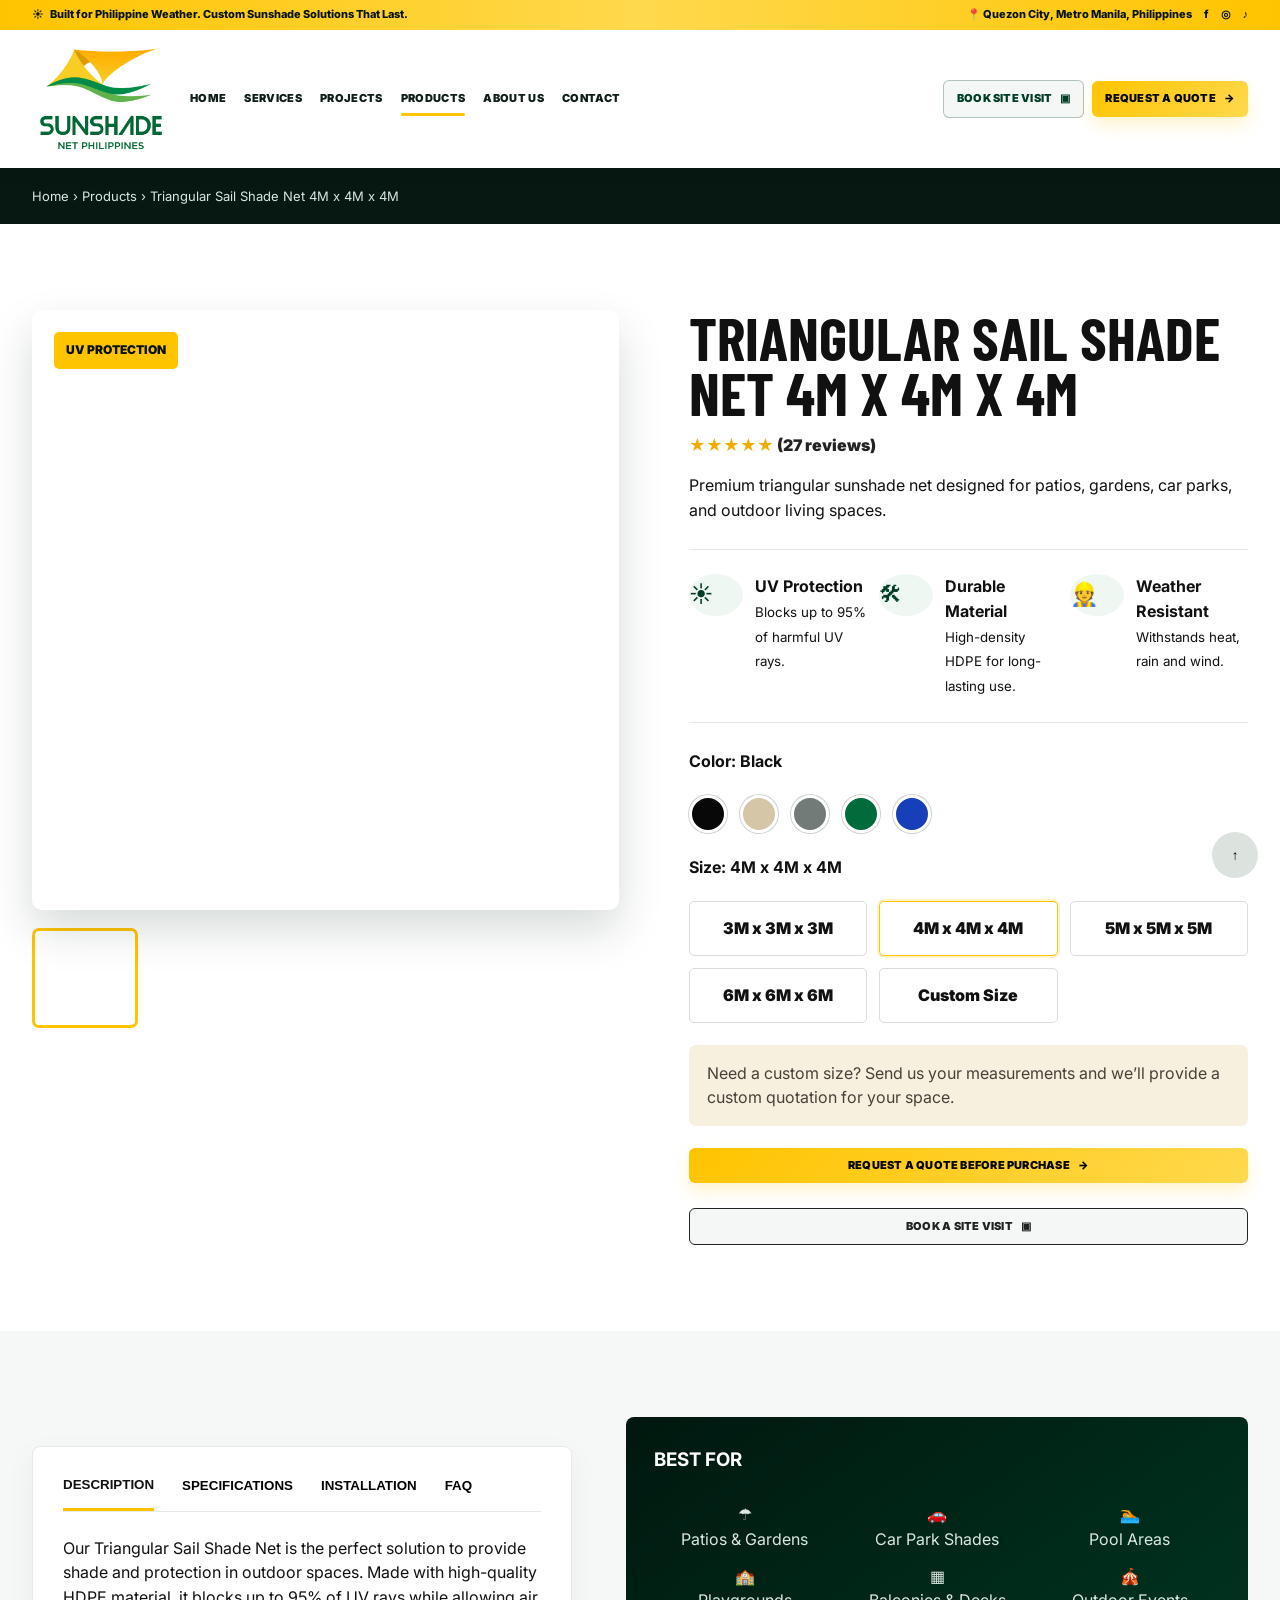
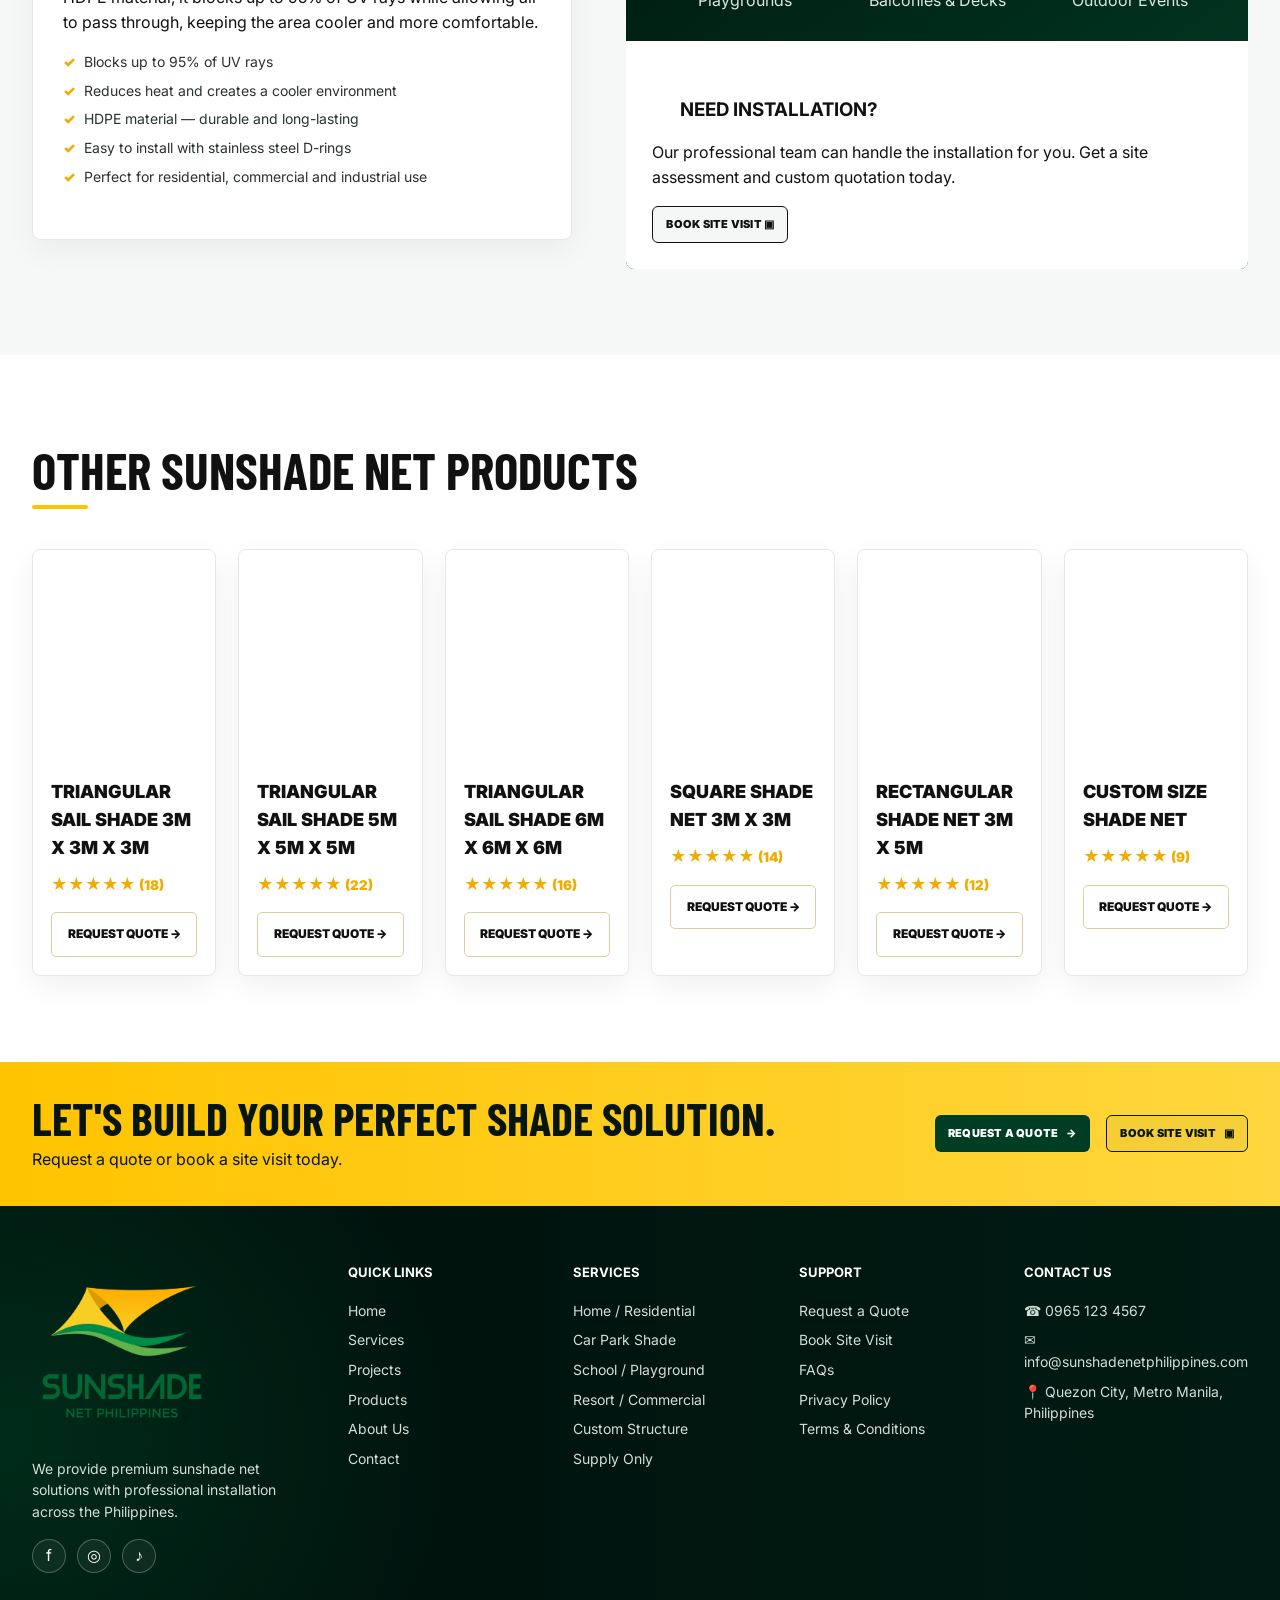
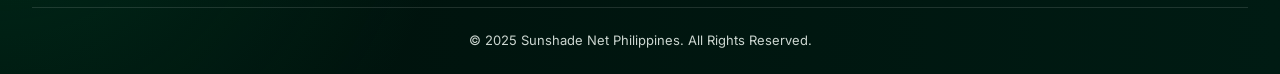
<file: product.html>
<!doctype html>
<html lang='en'>
<head>
  <meta charset='utf-8'>
  <meta name='viewport' content='width=device-width, initial-scale=1'>
  <title>Products | Sunshade Net Philippines</title>
  <meta name='description' content='Premium sunshade net design, supply, and installation across the Philippines.'>
  <link rel='stylesheet' href='assets/css/style.css'>
</head>
<body class='active-nav-products'>
  <div class='topbar'>
    <div class='container'>
      <div class='topbar-left'>Built for Philippine Weather. Custom Sunshade Solutions That Last.</div>
      <div class='top-icons'><span>📍 Quezon City, Metro Manila, Philippines</span><span>f</span><span>◎</span><span>♪</span></div>
    </div>
  </div>
  <header class='site-header'>
    <div class='container header-inner'>
      <a class='logo' href='index.html'><img src='assets/images/logo.webp' alt='Sunshade Net Philippines'></a>
      <nav class='nav'>
        <a href='index.html'>Home</a>
        <a href='services.html'>Services</a>
        <a href='projects.html'>Projects</a>
        <a href='product.html'>Products</a>
        <a href='about.html'>About Us</a>
        <a href='contact.html'>Contact</a>
      </nav>
      <div class='header-actions'>
        <a class='btn btn-outline' href='request-quote.html'>Book Site Visit <span>▣</span></a>
        <a class='btn btn-yellow' href='request-quote.html'>Request a Quote <span>→</span></a>
      </div>
      <button class='mobile-toggle' aria-label='Open menu'>☰</button>
    </div>
  </header><div class='breadcrumb'><div class='container'>Home › Products › Triangular Sail Shade Net 4M x 4M x 4M</div></div>
<section class='section'><div class='container product-layout'><div><div class='gallery-main' style="--img:url('https://images.unsplash.com/photo-1600607687644-c7171b42498b?auto=format&fit=crop&w=1200&q=85')"><span class='tag'>UV Protection</span></div><div class='thumbs'><div class='thumb active' style="--img:url('https://images.unsplash.com/photo-1600607687644-c7171b42498b?auto=format&fit=crop&w=1200&q=85')"></div><div class='thumb' style="--img:url('https://images.unsplash.com/photo-1600607688969-a5bfcd646154?auto=format&fit=crop&w=1200&q=85')"></div><div class='thumb' style="--img:url('https://images.unsplash.com/photo-1571896349842-33c89424de2d?auto=format&fit=crop&w=1200&q=85')"></div><div class='thumb' style="--img:url('https://images.unsplash.com/photo-1542362567-b07e54358753?auto=format&fit=crop&w=1200&q=85')"></div><div class='thumb' style="--img:url('https://images.unsplash.com/photo-1600607687939-ce8a6c25118c?auto=format&fit=crop&w=1800&q=85')"></div></div></div><div class='product-info'><h1>Triangular Sail Shade Net 4M x 4M x 4M</h1><div class='stars'>★★★★★ <span style='color:#222'>(27 reviews)</span></div><p>Premium triangular sunshade net designed for patios, gardens, car parks, and outdoor living spaces.</p><div class='product-icons'><div><div class='icon'>☀</div><span><b>UV Protection</b><br><small>Blocks up to 95% of harmful UV rays.</small></span></div><div><div class='icon'>🛠</div><span><b>Durable Material</b><br><small>High-density HDPE for long-lasting use.</small></span></div><div><div class='icon'>👷</div><span><b>Weather Resistant</b><br><small>Withstands heat, rain and wind.</small></span></div></div><h4>Color: Black</h4><div class='swatches'><span class='swatch' style='background:#070807'></span><span class='swatch' style='background:#d4c6a7'></span><span class='swatch' style='background:#737b79'></span><span class='swatch' style='background:#006b3b'></span><span class='swatch' style='background:#173fba'></span></div><h4>Size: 4M x 4M x 4M</h4><div class='size-grid'><div class='size'>3M x 3M x 3M</div><div class='size active'>4M x 4M x 4M</div><div class='size'>5M x 5M x 5M</div><div class='size'>6M x 6M x 6M</div><div class='size'>Custom Size</div></div><div class='notice'>Need a custom size? Send us your measurements and we’ll provide a custom quotation for your space.</div><a class='btn btn-yellow' style='width:100%' href='request-quote.html'>Request a Quote Before Purchase <span>→</span></a><br><br><a class='btn btn-outline' style='width:100%;border-color:#222;color:#222' href='request-quote.html'>Book a Site Visit <span>▣</span></a></div></div></section>
<section class='section section-soft'><div class='container two-col'><div class='tab-card'><div class='tabs'><button class='active'>Description</button><button>Specifications</button><button>Installation</button><button>FAQ</button></div><p>Our Triangular Sail Shade Net is the perfect solution to provide shade and protection in outdoor spaces. Made with high-quality HDPE material, it blocks up to 95% of UV rays while allowing air to pass through, keeping the area cooler and more comfortable.</p><ul class='mini-list'><li>Blocks up to 95% of UV rays</li><li>Reduces heat and creates a cooler environment</li><li>HDPE material — durable and long-lasting</li><li>Easy to install with stainless steel D-rings</li><li>Perfect for residential, commercial and industrial use</li></ul></div><div class='bestfor'><h3>Best For</h3><div class='best-grid'><div>☂<br>Patios & Gardens</div><div>🚗<br>Car Park Shades</div><div>🏊<br>Pool Areas</div><div>🏫<br>Playgrounds</div><div>▦<br>Balconies & Decks</div><div>🎪<br>Outdoor Events</div></div><div style='background:white;color:#111;padding:26px'><h3>Need Installation?</h3><p>Our professional team can handle the installation for you. Get a site assessment and custom quotation today.</p><a class='btn btn-outline' style='border-color:#111;color:#111' href='request-quote.html'>Book Site Visit ▣</a></div></div></div></section>
<section class='section'><div class='container'><div class='section-head' style='text-align:left;margin-left:0'><h2 class='section-title'>Other sunshade net products</h2><div class='under' style='margin-left:0'></div></div><div class='cards cards-6'><article class='product-card'><div class='product-img' style="--img:url('https://images.unsplash.com/photo-1600607688969-a5bfcd646154?auto=format&fit=crop&w=1200&q=85')"></div><div class='product-body' style='padding:18px'><h3>Triangular Sail Shade 3M x 3M x 3M</h3><div class='stars'>★★★★★ <small>(18)</small></div><a class='small-link' href='request-quote.html'>Request Quote →</a></div></article><article class='product-card'><div class='product-img' style="--img:url('https://images.unsplash.com/photo-1571896349842-33c89424de2d?auto=format&fit=crop&w=1200&q=85')"></div><div class='product-body' style='padding:18px'><h3>Triangular Sail Shade 5M x 5M x 5M</h3><div class='stars'>★★★★★ <small>(22)</small></div><a class='small-link' href='request-quote.html'>Request Quote →</a></div></article><article class='product-card'><div class='product-img' style="--img:url('https://images.unsplash.com/photo-1600607687939-ce8a6c25118c?auto=format&fit=crop&w=1800&q=85')"></div><div class='product-body' style='padding:18px'><h3>Triangular Sail Shade 6M x 6M x 6M</h3><div class='stars'>★★★★★ <small>(16)</small></div><a class='small-link' href='request-quote.html'>Request Quote →</a></div></article><article class='product-card'><div class='product-img' style="--img:url('https://images.unsplash.com/photo-1596464716127-f2a82984de30?auto=format&fit=crop&w=1200&q=85')"></div><div class='product-body' style='padding:18px'><h3>Square Shade Net 3M x 3M</h3><div class='stars'>★★★★★ <small>(14)</small></div><a class='small-link' href='request-quote.html'>Request Quote →</a></div></article><article class='product-card'><div class='product-img' style="--img:url('https://images.unsplash.com/photo-1542362567-b07e54358753?auto=format&fit=crop&w=1200&q=85')"></div><div class='product-body' style='padding:18px'><h3>Rectangular Shade Net 3M x 5M</h3><div class='stars'>★★★★★ <small>(12)</small></div><a class='small-link' href='request-quote.html'>Request Quote →</a></div></article><article class='product-card'><div class='product-img' style="--img:url('https://images.unsplash.com/photo-1600585154340-be6161a56a0c?auto=format&fit=crop&w=1200&q=85')"></div><div class='product-body' style='padding:18px'><h3>Custom Size Shade Net</h3><div class='stars'>★★★★★ <small>(9)</small></div><a class='small-link' href='request-quote.html'>Request Quote →</a></div></article></div></div></section><section class='cta-band'><div class='container cta-row'><div><h2>Let's build your <span class='accent'>perfect shade solution.</span></h2><p>Request a quote or book a site visit today.</p></div><div class='hero-buttons'><a class='btn btn-dark' href='request-quote.html'>Request a Quote <span>→</span></a><a class='btn btn-outline' style='border-color:#07150f;color:#07150f' href='request-quote.html'>Book Site Visit <span>▣</span></a></div></div></section>
  <footer class='footer'>
    <div class='container footer-grid'>
      <div>
        <img src='assets/images/logo.webp' alt='Sunshade Net Philippines'>
        <p>We provide premium sunshade net solutions with professional installation across the Philippines.</p>
        <div class='social'><a>f</a><a>◎</a><a>♪</a></div>
      </div>
      <div><h4>Quick Links</h4><ul><li><a href='index.html'>Home</a></li><li><a href='services.html'>Services</a></li><li><a href='projects.html'>Projects</a></li><li><a href='product.html'>Products</a></li><li><a href='about.html'>About Us</a></li><li><a href='contact.html'>Contact</a></li></ul></div>
      <div><h4>Services</h4><ul><li>Home / Residential</li><li>Car Park Shade</li><li>School / Playground</li><li>Resort / Commercial</li><li>Custom Structure</li><li>Supply Only</li></ul></div>
      <div><h4>Support</h4><ul><li><a href='request-quote.html'>Request a Quote</a></li><li><a href='request-quote.html'>Book Site Visit</a></li><li>FAQs</li><li>Privacy Policy</li><li>Terms & Conditions</li></ul></div>
      <div><h4>Contact Us</h4><ul><li>☎ 0965 123 4567</li><li>✉ info@sunshadenetphilippines.com</li><li>📍 Quezon City, Metro Manila, Philippines</li></ul></div>
    </div>
    <div class='container copyright'>© 2025 Sunshade Net Philippines. All Rights Reserved.</div>
  </footer>
  <button class='backtop'>↑</button>
  <script src='assets/js/main.js'></script>
</body></html>
</file>
<file: assets/css/style.css>
@import url('https://fonts.googleapis.com/css2?family=Barlow+Condensed:wght@700;800;900&family=Inter:wght@400;500;600;700;800&display=swap');

:root {
  --green: #003d25;
  --green2: #005c35;
  --green3: #07291f;
  --dark: #03100d;
  --black: #050706;
  --yellow: #ffc400;
  --yellow2: #f0ad00;
  --white: #fff;
  --muted: #5f6b66;
  --soft: #f5f7f5;
  --border: #e6e9e5;
  --shadow: 0 20px 45px rgba(0, 35, 22, .16);
  --radius: 18px;
  --font-head: 'Barlow Condensed', Impact, sans-serif;
  --font-body: 'Inter', Arial, sans-serif;
  --snp-green: #003d28;
  --snp-green-dark: #001f16;
  --snp-green-deep: #00150f;
  --snp-yellow: #ffc400;
  --snp-text: #07150f;
}

* {
  box-sizing: border-box;
}

html {
  scroll-behavior: smooth;
}

body {
  margin: 0;
  font-family: var(--font-body);
  color: #111;
  background: #fff;
  font-size: 16px;
  line-height: 1.55;
  overflow-x: hidden;
  scroll-padding-top: 56px;
}

a {
  color: inherit;
  text-decoration: none;
}

img {
  max-width: 100%;
  display: block;
}

.container {
  width: min(1320px, calc(100% - 64px));
  margin: auto;
}

/* TOPBAR */
.topbar {
  background: linear-gradient(90deg, var(--yellow), #ffd94d, var(--yellow));
  min-height: 30px;
  display: flex;
  align-items: center;
  font-size: 11px;
  font-weight: 800;
  color: #08130f;
  position: relative;
  z-index: 10000;
}

.topbar .container {
  display: flex;
  justify-content: space-between;
  align-items: center;
  gap: 12px;
}

.topbar-left:before {
  content: '☀';
  margin-right: 6px;
}

.top-icons {
  display: flex;
  gap: 12px;
  align-items: center;
  white-space: nowrap;
}

/* HEADER */
.site-header {
  display: block !important;
  visibility: visible !important;
  opacity: 1 !important;
  position: sticky !important;
  top: 0 !important;
  z-index: 9999 !important;
  width: 100% !important;
  background: #ffffff !important;
  color: #07150f !important;
  box-shadow: 0 6px 16px rgba(0, 0, 0, 0.06) !important;
}

.header-inner {
  min-height: 54px !important;
  padding-top: 0 !important;
  padding-bottom: 0 !important;
  display: flex !important;
  align-items: center !important;
  justify-content: space-between;
  gap: 20px !important;
}

.logo {
  display: inline-flex !important;
  align-items: center !important;
  flex-shrink: 0 !important;
  min-width: auto;
}

.logo img {
  width: 138px !important;
  max-width: 138px !important;
  height: auto !important;
  display: block !important;
  object-fit: contain !important;
  filter: none !important;
}

.nav {
  display: flex;
  align-items: center;
  gap: 18px;
  font-size: 11px;
  font-weight: 900;
  text-transform: uppercase;
  letter-spacing: .03em;
}

.nav a {
  position: relative;
  color: #07150f;
  opacity: .96;
}

.nav a.active:after,
.nav a:hover:after {
  content: '';
  position: absolute;
  left: 0;
  right: 0;
  bottom: -8px;
  height: 3px;
  background: var(--yellow);
  border-radius: 999px;
}

.header-actions {
  margin-left: auto;
  display: flex;
  align-items: center;
  gap: 8px;
}

.btn,
.small-link {
  display: inline-flex;
  align-items: center;
  justify-content: center;
  gap: 8px;
}

.btn {
  border: 0;
  border-radius: 6px;
  padding: 9px 13px;
  font-weight: 900;
  font-size: 11px;
  text-transform: uppercase;
  letter-spacing: .02em;
  cursor: pointer;
  transition: .25s ease;
  white-space: nowrap;
  font-family: var(--font-body);
}

.btn i,
.small-link i {
  display: inline-flex;
  align-items: center;
  justify-content: center;
  line-height: 0;
  flex-shrink: 0;
}

.btn svg {
  width: 14px;
  height: 14px;
  stroke-width: 2.4;
  transition: transform 0.25s ease;
}

.small-link svg {
  width: 14px;
  height: 14px;
  stroke-width: 2.4;
  transition: transform 0.25s ease;
}

.btn:hover svg,
.small-link:hover svg {
  transform: translateX(3px);
}

.btn-outline:hover svg {
  transform: scale(1.08);
}

.btn-yellow {
  background: linear-gradient(135deg, var(--yellow), #ffd94d);
  color: #050505;
  box-shadow: 0 8px 18px rgba(255, 196, 0, .2);
}

.btn-yellow:hover {
  transform: translateY(-2px);
  box-shadow: 0 14px 24px rgba(255, 196, 0, .27);
}

.btn-dark {
  background: var(--green);
  color: white;
}

.btn-dark:hover {
  background: #005836;
  transform: translateY(-2px);
}

.btn-outline {
  border: 1px solid rgba(0, 61, 40, .28);
  background: rgba(0, 61, 40, .04);
  color: var(--green);
}

.btn-outline:hover {
  background: var(--green);
  color: white;
}

.mobile-toggle {
  display: none;
  background: none;
  color: var(--green);
  border: 1px solid rgba(0, 61, 40, .2);
  border-radius: 8px;
  font-size: 20px;
  padding: 5px 9px;
}

/* HERO */
.hero {
  position: relative;
  min-height: 660px;
  color: white;
  display: flex;
  align-items: center;
  overflow: hidden;
  background: linear-gradient(90deg, rgba(0, 24, 15, .96) 0%, rgba(0, 36, 22, .84) 34%, rgba(0, 0, 0, .22) 70%), var(--hero-img) center/cover no-repeat;
}

.hero:after {
  content: '';
  position: absolute;
  inset: auto 0 0;
  height: 160px;
  background: linear-gradient(0deg, rgba(0, 0, 0, .48), transparent);
}

.hero .container {
  position: relative;
  z-index: 2;
  padding-top: 44px;
}

.eyebrow {
  color: var(--yellow);
  text-transform: uppercase;
  font-weight: 900;
  letter-spacing: .05em;
  font-size: 15px;
  margin-bottom: 10px;
}

.headline {
  font-family: var(--font-head);
  font-size: clamp(58px, 7vw, 106px);
  line-height: .86;
  text-transform: uppercase;
  letter-spacing: .015em;
  margin: 0 0 26px;
  max-width: 690px;
}

.headline .accent,
.section-title .accent,
.cta-title .accent {
  color: var(--yellow);
}

.script {
  display: block;
  font-family: cursive;
  color: var(--yellow);
  font-size: .46em;
  text-transform: none;
  font-weight: 400;
  letter-spacing: 0;
  margin-top: 14px;
}

.hero-copy {
  max-width: 520px;
  font-size: 18px;
  color: #edf4ef;
  margin-bottom: 30px;
}

.hero-buttons {
  display: flex;
  gap: 16px;
  flex-wrap: wrap;
}

/* HERO BUTTON FIX */
.hero .btn-outline {
  color: #ffffff !important;
  border: 1px solid rgba(255, 255, 255, 0.72) !important;
  background: rgba(255, 255, 255, 0.08) !important;
  box-shadow: inset 0 0 0 1px rgba(255, 255, 255, 0.06);
  backdrop-filter: blur(8px);
}

.hero .btn-outline:hover {
  color: var(--green) !important;
  background: #ffffff !important;
  border-color: #ffffff !important;
  transform: translateY(-2px);
}

.hero .btn-outline svg {
  color: currentColor;
  stroke: currentColor;
}

/* FEATURE STRIP */
.feature-strip {
  position: relative;
  z-index: 4;
  margin: -64px auto 72px;
  width: min(1320px, calc(100% - 64px));
  background: linear-gradient(90deg, rgba(0, 48, 30, .96), rgba(0, 28, 19, .96));
  border: 1px solid rgba(255, 255, 255, .18);
  border-radius: 12px;
  box-shadow: 0 22px 40px rgba(0, 0, 0, .22);
  display: grid;
  grid-template-columns: repeat(4, 1fr);
  overflow: hidden;
}

.feature {
  display: flex;
  align-items: center;
  gap: 18px;
  padding: 26px 32px;
  color: white;
  border-right: 1px solid rgba(255, 255, 255, .16);
}

.feature:last-child {
  border-right: 0;
}

.icon {
  width: 54px;
  height: 54px;
  flex: 0 0 54px;
  display: grid;
  place-items: center;
  border-radius: 50%;
  background: rgba(255, 196, 0, .13);
  color: var(--yellow);
  font-size: 30px;
}

.feature h4 {
  margin: 0 0 4px;
  font-size: 15px;
  text-transform: uppercase;
}

.feature p {
  margin: 0;
  color: #d9e2dd;
  font-size: 13px;
  line-height: 1.35;
}

/* SECTIONS */
.section {
  padding: 86px 0;
}

.section-soft {
  background: #f5f8f6;
}

.section-dark {
  background: radial-gradient(circle at top left, rgba(0, 92, 53, .5), transparent 42%), linear-gradient(115deg, #00120c, #003421 70%, #00100b);
  color: white;
}

.section-head {
  text-align: center;
  margin: 0 auto 40px;
  max-width: 760px;
}

.kicker {
  font-weight: 900;
  text-transform: uppercase;
  color: var(--green2);
  font-size: 14px;
  letter-spacing: .05em;
}

.section-title {
  font-family: var(--font-head);
  font-size: clamp(42px, 4vw, 62px);
  line-height: .92;
  text-transform: uppercase;
  margin: 5px 0 12px;
}

.under {
  width: 56px;
  height: 4px;
  background: var(--yellow);
  border-radius: 999px;
  margin: 12px auto 0;
}

.section-head p {
  color: var(--muted);
  margin: 14px auto 0;
}

/* CARDS */
.cards {
  display: grid;
  gap: 22px;
}

.cards-3 {
  grid-template-columns: repeat(3, 1fr);
}

.cards-4 {
  grid-template-columns: repeat(4, 1fr);
}

.cards-5 {
  grid-template-columns: repeat(5, 1fr);
}

.cards-6 {
  grid-template-columns: repeat(6, 1fr);
}

.service-card,
.project-card,
.product-card,
.info-card,
.quote-card,
.contact-card {
  background: white;
  border: 1px solid var(--border);
  border-radius: 8px;
  box-shadow: 0 10px 30px rgba(0, 0, 0, .06);
  overflow: hidden;
  transition: .25s;
}

.service-card:hover,
.project-card:hover,
.product-card:hover,
.contact-card:hover {
  transform: translateY(-5px);
  box-shadow: var(--shadow);
}

.service-img,
.project-img,
.product-img {
  height: 210px;
  background: var(--img) center/cover no-repeat;
  position: relative;
}

.service-icon {
  position: absolute;
  left: 22px;
  bottom: -28px;
  width: 60px;
  height: 60px;
  border-radius: 50%;
  background: var(--green);
  color: white;
  border: 4px solid white;
  display: grid;
  place-items: center;
  font-size: 28px;
  box-shadow: 0 12px 24px rgba(0, 0, 0, .18);
}

.service-body {
  padding: 42px 24px 24px;
}

.service-body h3,
.project-body h3,
.product-body h3,
.quote-card h3,
.contact-card h3 {
  margin: 0 0 10px;
  text-transform: uppercase;
  font-size: 18px;
  font-weight: 900;
}

.service-body p,
.project-body p,
.product-body p,
.quote-card p,
.contact-card p {
  margin: 0 0 18px;
  color: var(--muted);
  font-size: 14px;
}

.mini-list {
  display: grid;
  gap: 7px;
  margin: 16px 0 22px;
  padding: 0;
  list-style: none;
}

.mini-list li {
  font-size: 14px;
  color: #26342e;
}

.mini-list li:before {
  content: '✓';
  color: var(--yellow2);
  font-weight: 900;
  margin-right: 9px;
}

.small-link {
  width: 100%;
  border: 1px solid #dccf9e;
  border-radius: 5px;
  padding: 12px 14px;
  font-size: 12px;
  font-weight: 900;
  text-transform: uppercase;
  color: #111;
  background: #fff;
}

.small-link:hover {
  background: var(--yellow);
  border-color: var(--yellow);
}

/* COMPACT SERVICES FROM INDEX */
.section:has(.services-3-grid) {
  padding-top: 0;
  padding-bottom: 58px;
}

.section:has(.services-3-grid) .section-head {
  margin-bottom: 30px;
}

.section:has(.services-3-grid) .kicker {
  font-size: 13px;
  margin-bottom: 8px;
}

.section:has(.services-3-grid) .section-title {
  max-width: 720px;
  margin-left: auto;
  margin-right: auto;
  line-height: 0.98;
  font-size: clamp(34px, 3.1vw, 54px);
}

.section:has(.services-3-grid) .under {
  margin-top: 14px;
}

.cards.services-3-grid {
  display: grid;
  grid-template-columns: repeat(3, minmax(0, 1fr));
  gap: 18px;
  align-items: stretch;
}

.services-3-grid .service-card {
  position: relative;
  min-height: 100%;
  display: grid;
  grid-template-columns: 38% 62%;
  overflow: hidden;
  border-radius: 14px;
  background: #ffffff;
  border: 1px solid rgba(0, 61, 40, 0.1);
  box-shadow: 0 14px 30px rgba(0, 0, 0, 0.055);
  transition: transform 0.25s ease, box-shadow 0.25s ease, border-color 0.25s ease;
}

.services-3-grid .service-card:hover {
  transform: translateY(-4px);
  border-color: rgba(0, 61, 40, 0.22);
  box-shadow: 0 20px 42px rgba(0, 0, 0, 0.1);
}

.services-3-grid .service-img {
  height: 100%;
  min-height: 190px;
  border-radius: 14px 0 0 14px;
}

.services-3-grid .service-icon {
  width: 44px;
  height: 44px;
  left: auto;
  right: -22px;
  bottom: auto;
  top: 20px;
  z-index: 3;
  border-width: 3px;
}

.services-3-grid .service-icon svg {
  width: 20px;
  height: 20px;
}

.services-3-grid .service-body {
  padding: 22px 22px 20px 30px;
  display: flex;
  flex-direction: column;
  justify-content: center;
}

.services-3-grid .service-body h3 {
  font-size: clamp(18px, 1.1vw, 22px);
  line-height: 1.08;
  margin-bottom: 9px;
  letter-spacing: -0.01em;
}

.services-3-grid .service-body p {
  font-size: 13px;
  line-height: 1.45;
  margin-bottom: 12px;
  color: #52615b;
}

.services-3-grid .mini-list {
  display: grid;
  gap: 5px;
  font-size: 12.5px;
  line-height: 1.25;
  margin-top: 0;
}

.services-3-grid .mini-list li {
  line-height: 1.25;
}

.services-3-grid .mini-list li:before {
  content: '✓';
  color: var(--yellow2);
  font-weight: 900;
  margin-right: 8px;
}

.services-note {
  max-width: 720px;
  margin: 22px auto 0;
  text-align: center;
  color: #58645f;
  font-size: 14px;
  line-height: 1.55;
}

.services-note a {
  color: var(--green);
  font-weight: 800;
  text-decoration: none;
  border-bottom: 2px solid var(--yellow);
}

/* PROCESS SECTION MATCHING INDEX */
.process-grid {
  display: grid;
  grid-template-columns: 340px 1fr;
  gap: 38px;
  align-items: center;
}

.process-intro {
  background: #ffffff;
  padding: 24px 28px 26px;
  border-radius: 0;
  border-left: 5px solid var(--green);
  box-shadow: none;
  width: 100%;
  min-width: 0;
}

.process-intro .kicker {
  color: var(--green);
  font-size: 11px;
  font-weight: 900;
  letter-spacing: 0.08em;
  text-transform: uppercase;
  margin-bottom: 8px;
}

.process-intro h2 {
  margin: 0 0 14px;
  color: #07150f;
  font-family: var(--font-head);
  font-size: clamp(29px, 2.05vw, 36px);
  line-height: 0.96;
  letter-spacing: -0.035em;
  text-transform: uppercase;
  max-width: 280px;
}

.process-line {
  display: block;
  white-space: nowrap;
}

.process-intro p {
  color: #1f2a25;
  font-size: 13.5px;
  line-height: 1.5;
  margin: 0 0 18px;
  max-width: 285px;
}

.process-intro .btn {
  min-height: 42px;
  padding: 0 18px;
  border-radius: 5px;
  background: var(--green);
  color: #ffffff;
  font-size: 12px;
  box-shadow: none;
}

.process-intro .btn:hover {
  background: var(--green3);
}

.process-steps {
  display: grid;
  grid-template-columns: repeat(4, minmax(0, 1fr));
  gap: 0;
  align-items: start;
  position: relative;
}

.process-step {
  position: relative;
  text-align: center;
  padding: 0 18px;
  background: transparent;
  border: 0;
  box-shadow: none;
  min-height: auto;
}

.process-step:not(:last-child):after,
.process-step::after {
  content: "";
  position: absolute;
  top: 33px;
  right: -32px;
  width: 64px;
  height: 2px;
  border: 0;
  background: repeating-linear-gradient(
    90deg,
    rgba(0, 61, 40, 0.48) 0 7px,
    transparent 7px 13px
  );
}

.process-step:last-child::after {
  display: none;
}

.process-step .icon {
  width: 66px;
  height: 66px;
  margin: 0 auto 14px;
  border-radius: 50%;
  background: #ffffff;
  color: var(--green);
  border: 1px solid rgba(0, 61, 40, 0.14);
  box-shadow: 0 14px 30px rgba(0, 61, 40, 0.08);
  display: inline-flex;
  align-items: center;
  justify-content: center;
}

.process-step .icon svg {
  width: 28px;
  height: 28px;
  stroke-width: 2;
}

.process-step strong {
  display: block;
  margin: 0 0 7px;
  color: #07150f;
  font-size: 12px;
  line-height: 1.22;
  text-transform: uppercase;
  letter-spacing: -0.01em;
}

.process-step strong::before {
  content: attr(data-step);
  display: block;
  margin-bottom: 7px;
  color: var(--yellow);
  font-size: 20px;
  line-height: 1;
  font-weight: 900;
}

.process-step p {
  margin: 0;
  color: #53615c;
  font-size: 12px;
  line-height: 1.45;
}

/* TWO COLUMN / MEDIA */
.two-col {
  display: grid;
  grid-template-columns: 1fr 1.15fr;
  gap: 54px;
  align-items: center;
}

.media-grid {
  display: grid;
  grid-template-columns: 1.3fr 1fr;
  gap: 18px;
}

.media-grid .big,
.media-grid .small {
  border-radius: 8px;
  background: var(--img) center/cover no-repeat;
  min-height: 440px;
}

.media-stack {
  display: grid;
  gap: 18px;
}

.media-grid .small {
  min-height: 211px;
}

/* WHY CHOOSE SECTION MATCHING INDEX */
.split-banner {
  display: grid;
  grid-template-columns: 1fr 1fr;
  align-items: stretch;
  background: var(--green3);
  color: white;
  overflow: hidden;
  min-height: 410px;
}

.split-banner-content {
  background: linear-gradient(135deg, rgba(0, 61, 40, 0.98), rgba(0, 24, 17, 0.98));
  color: #ffffff;
  padding: 86px 64px;
  display: flex;
  flex-direction: column;
  justify-content: center;
}

.split-banner-content .section-title,
.split-banner-content ul {
  width: min(100%, 520px);
  margin-left: auto;
  margin-right: auto;
}

.split-banner-content .section-title {
  color: #ffffff;
  margin-top: 0;
  margin-bottom: 28px;
  font-size: clamp(34px, 3vw, 54px);
  line-height: 1.02;
  letter-spacing: -0.03em;
}

.split-banner-content .section-title::after {
  content: "";
  display: block;
  width: 58px;
  height: 4px;
  background: var(--yellow);
  margin-top: 18px;
  border-radius: 999px;
}

.split-banner-content ul {
  list-style: none;
  padding: 0;
  margin-top: 0;
  margin-bottom: 0;
  display: grid;
  gap: 13px;
}

.split-banner-content li {
  position: relative;
  padding-left: 30px;
  color: rgba(255, 255, 255, 0.9);
  font-size: 15px;
  line-height: 1.45;
}

.split-banner-content li::before {
  content: "✓";
  position: absolute;
  left: 0;
  top: 0;
  color: var(--yellow);
  font-weight: 900;
  margin-right: 0;
}

.split-banner-img {
  min-height: 460px;
  background: var(--img) center/cover no-repeat;
}

/* STATS / CTA / FOOTER */
.stats {
  background: linear-gradient(90deg, #002117, #005034, #002116);
  color: white;
  padding: 35px 0;
}

.stats-grid {
  display: grid;
  grid-template-columns: repeat(4, 1fr);
  gap: 20px;
}

.stat {
  display: flex;
  gap: 18px;
  align-items: center;
  border-right: 1px solid rgba(255, 255, 255, .18);
}

.stat:last-child {
  border: 0;
}

.stat b {
  font-family: var(--font-head);
  font-size: 52px;
  color: var(--yellow);
  line-height: 1;
}

.stat span {
  display: block;
  text-transform: uppercase;
  font-weight: 900;
  font-size: 14px;
}

.stat small {
  display: block;
  color: #d6e2dc;
}

.cta-band {
  background: linear-gradient(90deg, var(--yellow), #ffd63d);
  padding: 34px 0;
  color: #07150f;
}

.cta-row {
  display: flex;
  justify-content: space-between;
  align-items: center;
  gap: 28px;
}

.cta-row h2 {
  font-family: var(--font-head);
  font-size: 46px;
  line-height: .95;
  text-transform: uppercase;
  margin: 0;
}

.cta-row p {
  margin: 7px 0 0;
}

.footer {
  background: radial-gradient(circle at left, rgba(0, 92, 53, .36), transparent 35%), linear-gradient(90deg, #00100b, #001b13);
  color: white;
  padding: 56px 0 24px;
}

.footer-grid {
  display: grid;
  grid-template-columns: 1.5fr repeat(4, 1fr);
  gap: 45px;
}

.footer img {
  width: 180px;
  margin-bottom: 16px;
}

.footer p,
.footer li {
  color: #d3ded8;
  font-size: 14px;
}

.footer h4 {
  font-size: 13px;
  text-transform: uppercase;
  margin: 0 0 18px;
}

.footer ul {
  list-style: none;
  margin: 0;
  padding: 0;
  display: grid;
  gap: 8px;
}

.social,
.social-icons {
  display: flex;
  gap: 11px;
  margin-top: 16px;
  align-items: center;
}

.social a,
.social-icons a {
  width: 34px;
  height: 34px;
  border-radius: 50%;
  border: 1px solid rgba(255, 255, 255, .26);
  display: inline-flex;
  align-items: center;
  justify-content: center;
  color: #ffffff;
  background: rgba(255, 255, 255, 0.05);
  transition: all 0.25s ease;
  text-decoration: none;
  flex-shrink: 0;
}

.social-icons a svg {
  width: 15px;
  height: 15px;
  fill: currentColor;
  display: block;
}

.social a:hover,
.social-icons a:hover {
  background: var(--yellow);
  color: var(--green3);
  border-color: var(--yellow);
  transform: translateY(-2px);
}

.topbar .social-icons {
  gap: 6px;
  margin-top: 0;
}

.topbar .social-icons a {
  width: 20px;
  height: 20px;
  border: none;
  background: transparent;
  color: #07150f;
}

.topbar .social-icons a svg {
  width: 11px;
  height: 11px;
}

.topbar .social-icons a:hover {
  background: rgba(7, 21, 15, 0.12);
  color: #07150f;
  transform: translateY(-1px);
}

.copyright {
  text-align: center;
  color: #cbd6d0;
  font-size: 13px;
  border-top: 1px solid rgba(255, 255, 255, .12);
  margin-top: 34px;
  padding-top: 22px;
}

/* INNER PAGES / FORMS */
.page-hero {
  min-height: 450px;
}

.breadcrumb {
  background: #071812;
  color: #dbe6e1;
  font-size: 13px;
  padding: 18px 0;
}

.form-layout {
  display: grid;
  grid-template-columns: 1.95fr .95fr;
  gap: 34px;
}

.form-card,
.side-card {
  background: white;
  border: 1px solid var(--border);
  border-radius: 10px;
  padding: 36px;
  box-shadow: 0 12px 30px rgba(0, 0, 0, .05);
}

.form-card h2,
.side-card h3 {
  margin: 0 0 24px;
  text-transform: uppercase;
  font-size: 25px;
}

.form-grid {
  display: grid;
  grid-template-columns: repeat(2, 1fr);
  gap: 22px;
}

.field {
  display: grid;
  gap: 8px;
}

.field.full {
  grid-column: 1/-1;
}

.field label {
  font-weight: 800;
  font-size: 13px;
}

.field label span {
  color: #d42;
}

.field input,
.field select,
.field textarea {
  width: 100%;
  border: 1px solid #dfe4df;
  border-radius: 5px;
  padding: 15px 16px;
  font: inherit;
  background: white;
  color: #15221d;
}

.field textarea {
  min-height: 140px;
  resize: vertical;
}

.radio-group {
  display: grid;
  gap: 10px;
  margin-top: 3px;
}

.radio-group label {
  font-weight: 500;
  color: #39443f;
}

.upload-box {
  border: 2px dashed #d8ddd6;
  border-radius: 8px;
  min-height: 170px;
  display: grid;
  place-items: center;
  text-align: center;
  color: #74807a;
  background: #fbfcfb;
}

.service-pick {
  display: grid;
}

.service-option {
  display: grid;
  grid-template-columns: 44px 1fr 20px;
  gap: 16px;
  align-items: center;
  padding: 20px 0;
  border-bottom: 1px solid var(--border);
}

.service-option:last-child {
  border-bottom: 0;
}

.service-option .icon {
  width: 42px;
  height: 42px;
  font-size: 22px;
  background: #eef7f2;
  color: var(--green);
}

.service-option strong {
  display: block;
  font-size: 14px;
}

.service-option small {
  color: var(--muted);
}

.benefit-card {
  background: linear-gradient(145deg, #002116, #004a30);
  color: white;
  border-radius: 8px;
  padding: 28px;
  margin-top: 22px;
}

.benefit-card .mini-list li {
  color: white;
}

.help-card {
  background: #f5f0e6;
  border-radius: 8px;
  padding: 28px;
  margin-top: 22px;
}

.contact-cards {
  display: grid;
  grid-template-columns: repeat(4, 1fr);
  gap: 28px;
  margin-top: -58px;
  position: relative;
  z-index: 3;
}

.contact-card {
  text-align: center;
  padding: 32px 22px;
}

.contact-card .icon {
  margin: auto auto 16px;
  background: var(--green);
  color: white;
}

.map-card {
  background: #eef3f1;
  border-radius: 8px;
  height: 330px;
  display: grid;
  place-items: center;
  overflow: hidden;
  position: relative;
}

.map-card:before {
  content: '';
  position: absolute;
  inset: 0;
  background: linear-gradient(45deg, rgba(0, 92, 53, .13) 25%, transparent 25%, transparent 50%, rgba(0, 92, 53, .13) 50%, rgba(0, 92, 53, .13) 75%, transparent 75%);
  background-size: 70px 70px;
  opacity: .45;
}

.map-pin {
  position: relative;
  z-index: 2;
  width: 70px;
  height: 70px;
  border-radius: 50%;
  background: var(--green);
  color: white;
  display: grid;
  place-items: center;
  font-size: 36px;
  box-shadow: 0 10px 30px rgba(0, 0, 0, .22);
}

.faq-grid {
  display: grid;
  grid-template-columns: 1fr 1fr;
  gap: 18px;
}

.faq {
  border: 1px solid var(--border);
  border-radius: 7px;
  background: white;
  padding: 18px 20px;
  font-weight: 800;
}

/* PRODUCT */
.product-layout {
  display: grid;
  grid-template-columns: 1.05fr 1fr;
  gap: 70px;
  align-items: start;
}

.gallery-main {
  height: 600px;
  border-radius: 10px;
  background: var(--img) center/cover no-repeat;
  box-shadow: var(--shadow);
  position: relative;
  overflow: hidden;
}

.tag {
  display: inline-block;
  background: var(--yellow);
  color: #08120d;
  font-weight: 900;
  text-transform: uppercase;
  font-size: 12px;
  padding: 9px 12px;
  border-radius: 5px;
}

.gallery-main .tag {
  position: absolute;
  left: 22px;
  top: 22px;
}

.thumbs {
  display: grid;
  grid-template-columns: repeat(5, 1fr);
  gap: 14px;
  margin-top: 18px;
}

.thumb {
  height: 100px;
  border-radius: 7px;
  background: var(--img) center/cover no-repeat;
  border: 3px solid transparent;
}

.thumb.active {
  border-color: var(--yellow);
}

.product-info h1 {
  font-family: var(--font-head);
  font-size: 60px;
  line-height: .92;
  text-transform: uppercase;
  margin: 0 0 12px;
}

.stars {
  color: var(--yellow2);
  font-weight: 900;
  margin-bottom: 16px;
}

.product-icons {
  display: grid;
  grid-template-columns: repeat(3, 1fr);
  gap: 12px;
  border-top: 1px solid var(--border);
  border-bottom: 1px solid var(--border);
  padding: 24px 0;
  margin: 26px 0;
}

.product-icons div {
  display: flex;
  gap: 12px;
}

.product-icons .icon {
  width: 42px;
  height: 42px;
  font-size: 23px;
  background: #eef7f2;
  color: var(--green);
}

.swatches {
  display: flex;
  gap: 13px;
  margin: 14px 0 22px;
}

.swatch {
  width: 38px;
  height: 38px;
  border-radius: 50%;
  border: 3px solid white;
  box-shadow: 0 0 0 1px #ccd3ce;
}

.size-grid {
  display: grid;
  grid-template-columns: repeat(3, 1fr);
  gap: 12px;
}

.size {
  border: 1px solid #d8dfd9;
  border-radius: 5px;
  padding: 14px;
  text-align: center;
  font-weight: 900;
}

.size.active {
  border-color: var(--yellow);
  box-shadow: 0 0 0 2px rgba(255, 196, 0, .22);
}

.notice {
  background: #f7f0df;
  border-radius: 7px;
  padding: 16px 18px;
  margin: 22px 0;
  color: #464138;
}

.tab-card {
  background: white;
  border: 1px solid var(--border);
  border-radius: 8px;
  box-shadow: 0 10px 30px rgba(0, 0, 0, .05);
  padding: 30px;
}

.tabs {
  display: flex;
  gap: 28px;
  border-bottom: 1px solid var(--border);
  margin-bottom: 24px;
}

.tabs button {
  border: 0;
  background: none;
  font-weight: 900;
  text-transform: uppercase;
  padding: 0 0 16px;
  cursor: pointer;
}

.tabs button.active {
  color: #111;
  border-bottom: 3px solid var(--yellow);
}

.bestfor {
  background: linear-gradient(145deg, #00180f, #003d25);
  color: white;
  border-radius: 8px;
  overflow: hidden;
}

.bestfor h3 {
  padding: 28px 28px 0;
  margin: 0;
  text-transform: uppercase;
}

.best-grid {
  display: grid;
  grid-template-columns: repeat(3, 1fr);
  gap: 12px;
  padding: 28px;
}

.best-grid div {
  text-align: center;
  color: #dbe7e1;
}

.quote-panels {
  display: grid;
  grid-template-columns: 1fr 1fr;
  gap: 24px;
}

.quote-panel {
  display: flex;
  gap: 22px;
  background: white;
  border-radius: 8px;
  padding: 28px;
  box-shadow: 0 10px 30px rgba(0, 0, 0, .08);
  align-items: center;
}

.quote-panel .icon {
  background: var(--green);
  color: white;
  width: 74px;
  height: 74px;
  font-size: 34px;
}

.nav-open .nav {
  display: flex;
}

.backtop {
  position: fixed;
  right: 22px;
  bottom: 22px;
  width: 46px;
  height: 46px;
  border-radius: 50%;
  background: #dce3df;
  border: 0;
  z-index: 40;
  cursor: pointer;
}

.active-nav-products .nav a[href='product.html']:after,
.active-nav-home .nav a[href='index.html']:after,
.active-nav-about .nav a[href='about.html']:after,
.active-nav-services .nav a[href='services.html']:after,
.active-nav-contact .nav a[href='contact.html']:after,
.active-nav-quote .nav a[href='request-quote.html']:after,
.active-nav-projects .nav a[href='projects.html']:after {
  content: '';
  position: absolute;
  left: 0;
  right: 0;
  bottom: -8px;
  height: 3px;
  background: var(--yellow);
  border-radius: 999px;
}

/* RESPONSIVE */
@media (max-width: 1280px) {
  .cards.services-3-grid {
    grid-template-columns: repeat(2, minmax(0, 1fr));
  }

  .services-3-grid .service-img {
    min-height: 205px;
  }

  .process-grid {
    grid-template-columns: 1fr;
    gap: 28px;
  }

  .process-intro {
    max-width: 410px;
  }
}

@media (max-width: 1180px) {
  body {
    scroll-padding-top: 52px;
  }

  .nav {
    gap: 14px;
    font-size: 10.5px;
  }

  .header-inner {
    min-height: 50px !important;
    gap: 16px !important;
  }

  .header-actions .btn {
    padding: 8px 10px;
    font-size: 10.5px;
  }

  .logo img {
    width: 128px !important;
    max-width: 128px !important;
  }

  .cards-6,
  .cards-5,
  .cards-4 {
    grid-template-columns: repeat(3, 1fr);
  }

  .product-layout,
  .form-layout {
    grid-template-columns: 1fr;
  }

  .feature-strip {
    grid-template-columns: repeat(2, 1fr);
    margin-top: -58px;
  }

  .feature:nth-child(2) {
    border-right: 0;
  }

  .feature:nth-child(1),
  .feature:nth-child(2) {
    border-bottom: 1px solid rgba(255, 255, 255, 0.13);
  }

  .two-col {
    grid-template-columns: 1fr;
  }

  .contact-cards {
    grid-template-columns: repeat(2, 1fr);
  }
}

@media (max-width: 900px) {
  body {
    scroll-padding-top: 48px;
  }

  .container {
    width: min(100% - 34px, 1320px);
  }

  .topbar {
    height: auto;
    min-height: auto;
    padding: 5px 0;
    font-size: 10.5px;
  }

  .topbar .container {
    flex-direction: column;
    gap: 2px;
  }

  .header-inner {
    min-height: 48px !important;
    padding: 0 !important;
  }

  .logo img {
    width: 112px !important;
    max-width: 112px !important;
  }

  .mobile-toggle {
    display: inline-flex !important;
    margin-left: auto !important;
    font-size: 18px;
    padding: 4px 8px;
  }

  .nav {
    display: none !important;
    position: absolute;
    left: 0;
    right: 0;
    top: 100%;
    background: #ffffff;
    padding: 18px;
    flex-direction: column;
    align-items: flex-start;
    box-shadow: 0 20px 40px rgba(0, 0, 0, .12);
  }

  .nav-open .nav {
    display: flex !important;
  }

  .nav a {
    color: #07150f;
  }

  .header-actions {
    display: none !important;
  }

  .hero {
    min-height: 620px;
    padding: 86px 0 120px;
    background-position: center;
  }

  .hero .container {
    padding-top: 20px;
  }

  .headline {
    font-size: clamp(48px, 13vw, 74px);
  }

  .feature-strip {
    width: calc(100% - 34px);
    grid-template-columns: 1fr;
    margin-top: -54px;
    margin-bottom: 60px;
  }

  .feature,
  .feature:nth-child(1),
  .feature:nth-child(2) {
    border-right: 0;
    border-bottom: 1px solid rgba(255, 255, 255, .14);
  }

  .feature:last-child {
    border-bottom: 0;
  }

  .cards-6,
  .cards-5,
  .cards-4,
  .cards-3,
  .stats-grid,
  .footer-grid,
  .form-grid,
  .contact-cards,
  .faq-grid,
  .quote-panels {
    grid-template-columns: 1fr;
  }

  .section {
    padding: 62px 0;
  }

  .cards.services-3-grid {
    grid-template-columns: 1fr;
    gap: 18px;
  }

  .services-3-grid .service-card {
    grid-template-columns: 1fr;
  }

  .services-3-grid .service-img {
    height: 190px;
    min-height: 190px;
    border-radius: 14px 14px 0 0;
  }

  .services-3-grid .service-icon {
    left: 22px;
    right: auto;
    top: auto;
    bottom: -22px;
  }

  .services-3-grid .service-body {
    padding: 34px 22px 22px;
  }

  .process-intro {
    max-width: none;
  }

  .process-steps {
    grid-template-columns: repeat(2, minmax(0, 1fr));
    gap: 28px 18px;
  }

  .process-step::after,
  .process-step:not(:last-child):after {
    display: none;
  }

  .cta-row {
    flex-direction: column;
    align-items: flex-start;
  }

  .media-grid {
    grid-template-columns: 1fr;
  }

  .media-grid .big,
  .media-grid .small {
    min-height: 260px;
  }

  .split-banner {
    grid-template-columns: 1fr;
  }

  .split-banner-content {
    padding: 64px 28px;
  }

  .split-banner-content .section-title,
  .split-banner-content ul {
    margin-left: 0;
    margin-right: 0;
  }

  .split-banner-img {
    min-height: 320px;
  }

  .gallery-main {
    height: 390px;
  }

  .product-info h1 {
    font-size: 44px;
  }

  .product-icons,
  .size-grid {
    grid-template-columns: 1fr;
  }

  .footer-grid {
    gap: 25px;
  }

  .thumbs {
    grid-template-columns: repeat(3, 1fr);
  }
}

@media (max-width: 520px) {
  .hero {
    padding: 72px 0 105px;
  }

  .hero-buttons .btn {
    width: 100%;
    justify-content: center;
  }

  .feature-strip {
    margin-top: -46px;
  }

  .feature {
    padding: 24px;
  }

  .section:has(.services-3-grid) .section-title {
    font-size: 34px;
  }

  .services-3-grid .service-img {
    height: 180px;
    min-height: 180px;
  }

  .section-soft {
    padding: 42px 0;
  }

  .process-steps {
    grid-template-columns: 1fr;
    gap: 26px;
  }

  .process-intro h2 {
    max-width: 260px;
    font-size: 32px;
  }

  .process-line {
    white-space: normal;
  }

  .split-banner-content {
    padding: 52px 22px;
  }

  .split-banner-content .section-title {
    font-size: 34px;
  }

  .split-banner-img {
    min-height: 250px;
  }
}
</file>
